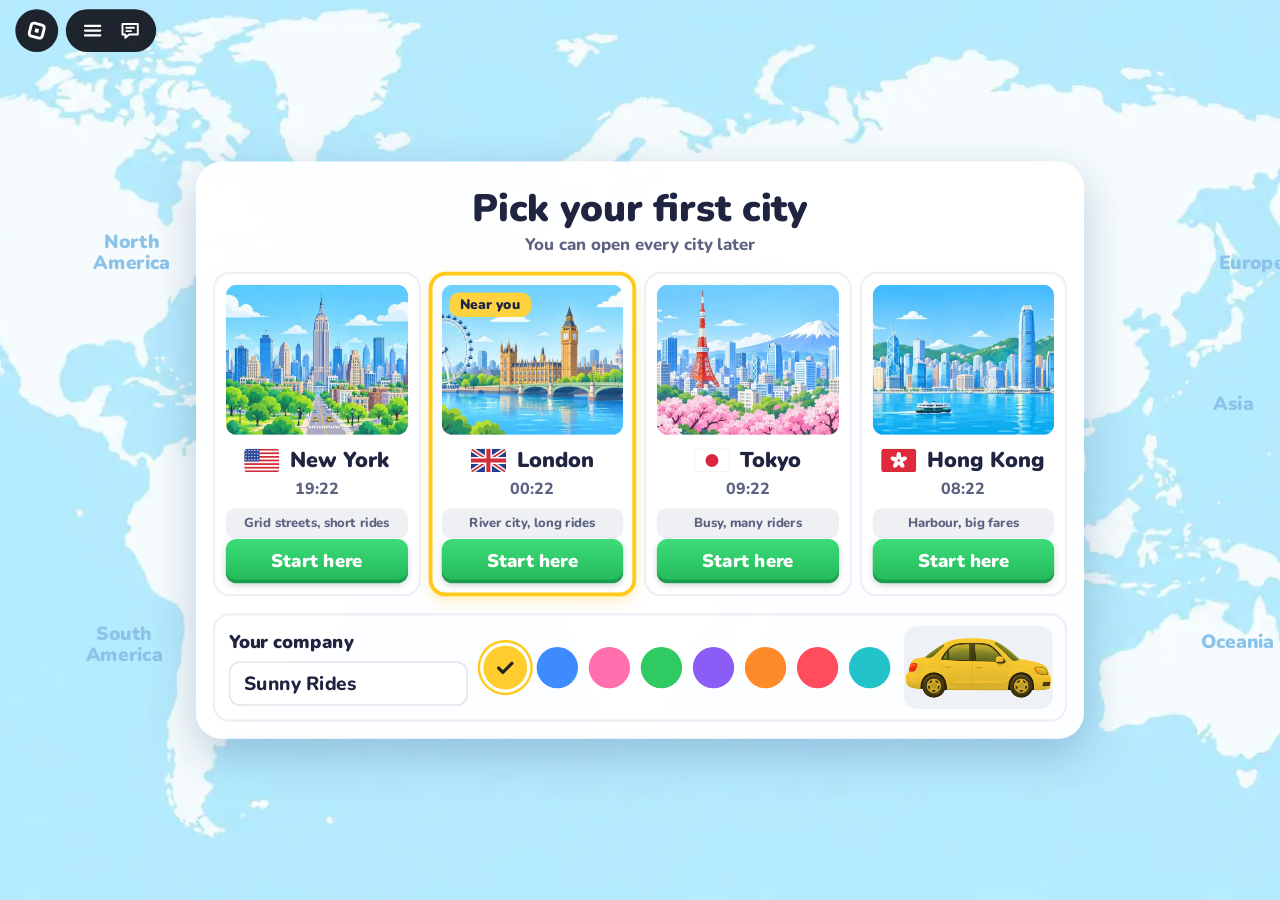
<file: index.html>
<!doctype html>
<html lang="en">
<head>
<meta charset="utf-8">
<meta name="viewport" content="width=device-width, initial-scale=1, maximum-scale=1, user-scalable=no, viewport-fit=cover">
<meta name="theme-color" content="#cfeefc">
<meta name="mobile-web-app-capable" content="yes">
<meta name="apple-mobile-web-app-capable" content="yes">
<title>Build a Taxi Fleet</title>
<link rel="icon" href="img/ic-taxi.webp">
<link rel="preload" href="fonts/Nunito.woff2" as="font" type="font/woff2" crossorigin>
<link rel="stylesheet" href="css/game.d2669b404b.css">
</head>
<body>
<canvas id="map"></canvas>
<div id="safe-probe"></div>
<div id="ui"></div>
<div id="rotate"><div class="ph"></div><div>Turn your phone sideways<br>to play Build a Taxi Fleet</div></div>
<div id="curtain"><div class="ld">Loading city</div></div>
<script src="js/app1.a97078de9c.js"></script>
<script>
  // test pages only: ?scene= sets up one mock-up moment, ?qa=1 runs the scripted finger
  (function () {
    var q = new URLSearchParams(location.search);
    if (q.get('scene')) document.write('<script src="js/scenes.js"><\/script>');
    if (q.get('qa')) document.write('<script src="js/qa.js"><\/script>');
  })();
</script>
<script src="js/app2.6db68c1ec9.js"></script>
</body>
</html>
</file>
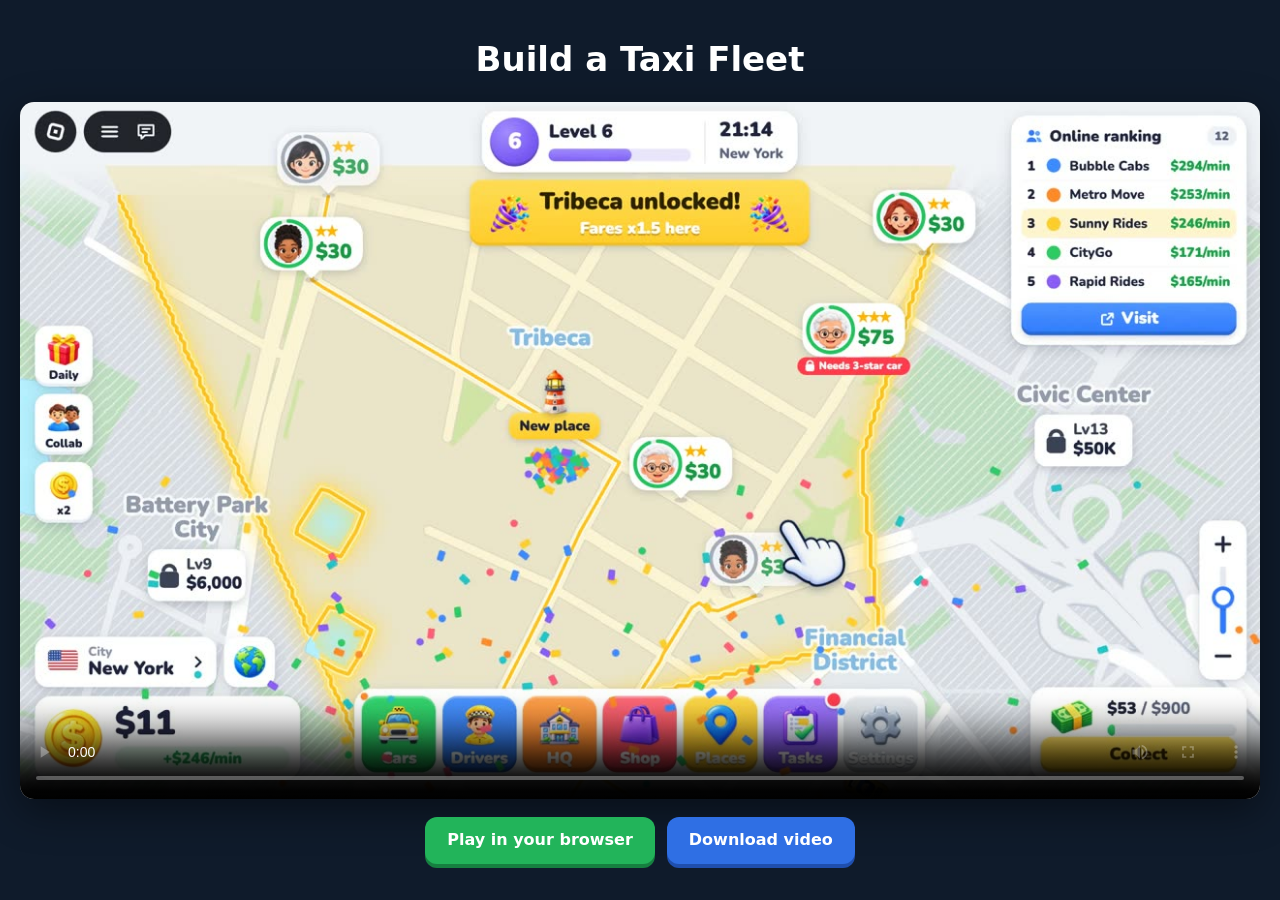
<file: video/index.html>
<!doctype html>
<html lang="en">
<head>
<meta charset="utf-8">
<meta name="viewport" content="width=device-width, initial-scale=1, viewport-fit=cover">
<title>Build a Taxi Fleet: video</title>
<link rel="icon" href="../img/ic-taxi.webp">
<meta property="og:title" content="Build a Taxi Fleet">
<meta property="og:description" content="Drag. Dispatch. Build your fleet.">
<meta property="og:image" content="https://chrisli328.github.io/build-a-taxi-fleet/video/poster.jpg">
<meta property="og:video" content="https://chrisli328.github.io/build-a-taxi-fleet/video/build-a-taxi-fleet.mp4">
<style>
  html, body { margin: 0; height: 100%; background: #0f1b2b; color: #fff; font: 600 16px/1.4 system-ui, -apple-system, "Segoe UI", sans-serif; }
  main { min-height: 100%; display: flex; flex-direction: column; align-items: center; justify-content: center; gap: 18px; padding: 20px; box-sizing: border-box; }
  h1 { margin: 0; font-size: clamp(22px, 4vw, 34px); font-weight: 800; }
  video { width: min(100%, 1280px, calc((100vh - 170px) * 16 / 9)); aspect-ratio: 16 / 9; border-radius: 14px; background: #000; box-shadow: 0 12px 40px rgba(0,0,0,.45); }
  .row { display: flex; gap: 12px; flex-wrap: wrap; justify-content: center; }
  a { color: #fff; text-decoration: none; padding: 12px 22px; border-radius: 12px; background: #22b45a; box-shadow: 0 4px 0 #168040; }
  a.alt { background: #2f6fe4; box-shadow: 0 4px 0 #1f4fae; }
</style>
</head>
<body>
<main>
  <h1>Build a Taxi Fleet</h1>
  <video src="build-a-taxi-fleet.mp4" poster="poster.jpg" controls playsinline preload="metadata"></video>
  <div class="row">
    <a href="../">Play in your browser</a>
    <a class="alt" href="build-a-taxi-fleet.mp4" download>Download video</a>
  </div>
</main>
</body>
</html>
</file>
<file: css/game.d2669b404b.css>
@font-face{font-family:Nunito;src:url(../fonts/Nunito.woff2) format("woff2");font-weight:200 1000;font-display:block}:root{--ink: #1f2440;--ink2: #5b6380;--mute: #8d94aa;--line: #e7eaf1;--card: #fff;--green: #1aa34a;--green-bg: #dff7e5;--purple: #7b5cf5;--xp: #8b6cff;--yellow: #ffd23f;--blue: #2f7bff;--red: #ff4d5e;--sl: 0px;--sr: 0px;--st: 0px;--sb: 0px;--shadow: 0 6px 18px rgba(30, 40, 80, .16), 0 1px 3px rgba(30, 40, 80, .1)}*{box-sizing:border-box;-webkit-tap-highlight-color:transparent}:where(#ui) :where([data-act],button){position:relative}:where(#ui) :where([data-act],button):before{content:"";position:absolute;inset:calc(-1 * var(--hit, 0px))}html,body{margin:0;height:100%;overflow:hidden;background:#e7eaef;font-family:Nunito,system-ui,sans-serif;color:var(--ink);user-select:none;-webkit-user-select:none;touch-action:none;overscroll-behavior:none}#map{position:fixed;left:0;top:0;display:block;touch-action:none}#safe-probe{position:fixed;left:0;top:0;width:0;height:0;visibility:hidden;padding:env(safe-area-inset-top) env(safe-area-inset-right) env(safe-area-inset-bottom) env(safe-area-inset-left)}#ui{position:fixed;left:0;top:0;transform-origin:0 0;pointer-events:none;font-weight:800}#ui>*{pointer-events:auto}#ui .pass{pointer-events:none}.ic{display:block;object-fit:contain;pointer-events:none}.av{display:block;border-radius:50%;object-fit:cover;background:#eef3fb;pointer-events:none}.sv{display:inline-block;width:1em;height:1em;vertical-align:-.14em}.flag{display:inline-block;width:46px;height:31px;flex:none}.stars{display:inline-flex;gap:1px}.stars .sv{width:18px;height:18px}.hidden{display:none!important}.btn{position:relative;border:0;font:inherit;font-weight:900;color:#fff;cursor:pointer;border-radius:16px;padding:10px 18px;transition:transform .08s ease,box-shadow .08s ease,filter .12s;box-shadow:inset 0 -5px #00000029,0 3px 8px #1e28502e;background:linear-gradient(#4f93ff,#2f7bff);display:inline-flex;align-items:center;justify-content:center;gap:8px;line-height:1.05}.btn:active,.btn.down{transform:scale(.94);box-shadow:inset 0 -2px #0000002e,0 1px 3px #1e285033}.btn.green{background:linear-gradient(#3ddc79,#22b85a)}.btn.yellow{background:linear-gradient(#ffe066,#ffc919);color:#3a2a00}.btn.white{background:#fff;color:var(--ink);box-shadow:inset 0 -4px #e3e6ee,0 0 0 2px #e3e6ee}.btn.grey,.btn.off{background:linear-gradient(#d3d7e0,#c3c8d3);color:#fff;box-shadow:inset 0 -4px #0000001a}.btn.red{background:linear-gradient(#ff6b78,#ff3b4e)}.btn.purple{background:linear-gradient(#a184ff,#7b5cf5)}.btn.pink{background:linear-gradient(#ff8fbf,#ff5c9d)}.btn .sub{display:block;font-size:.72em;font-weight:800;opacity:.92}.btn.stack{flex-direction:column;gap:2px}.btn.shake,.shake{animation:shake .4s}@keyframes shake{0%,to{translate:0}20%{translate:-7px 0}40%{translate:7px 0}60%{translate:-5px 0}80%{translate:4px 0}}.dot{position:absolute;top:-6px;right:-6px;width:22px;height:22px;border-radius:50%;background:#ff3b4e;border:3px solid #fff;box-shadow:0 2px 4px #0003;display:none;animation:dotpop 1.6s ease-in-out infinite}.has-dot>.dot{display:block}@keyframes dotpop{0%,to{transform:scale(1)}50%{transform:scale(1.18)}}.card{background:var(--card);border-radius:22px;box-shadow:var(--shadow)}#platform{position:absolute;z-index:28;left:calc(20px + var(--sl));top:calc(12px + var(--st));display:flex;gap:10px;align-items:center}#platform .pc{width:56px;height:56px;border-radius:50%;background:#12141ceb;color:#fff;display:grid;place-items:center;font-size:30px}#platform .pp{width:118px;height:56px;border-radius:28px;background:#12141ceb;color:#fff;display:flex;align-items:center;justify-content:space-around;font-size:30px;padding:0 10px}#level{position:absolute;top:calc(12px + var(--st));left:50%;width:426px;height:83px;margin-left:-213px;display:flex;align-items:center;padding:0 18px 0 11px}#level .lvc{width:66px;height:66px;border-radius:50%;background:radial-gradient(circle at 35% 30%,#a38bff,#7b5cf5 60%,#6544e0);color:#fff;font-size:30px;font-weight:900;display:grid;place-items:center;flex:none;box-shadow:inset 0 -4px #00000026}#level .lvm{margin-left:13px;width:192px}#level .lvt{font-size:25px;font-weight:900;line-height:1}#level .xpb{margin-top:10px;height:17px;border-radius:9px;background:#e9e6fb;overflow:hidden}#level .xpb i{display:block;height:100%;width:0;border-radius:9px;background:linear-gradient(#a28bff,#7f60f5);transition:width .25s ease-out}#level .sep{width:2px;height:56px;background:var(--line);margin:0 18px}#level .clk{font-size:27px;font-weight:900;line-height:1}#level .cty{font-size:19px;color:var(--ink2);font-weight:800;margin-top:6px;white-space:nowrap}#level.bump{animation:bump .45s}@keyframes bump{0%{transform:scale(1)}30%{transform:scale(1.12)}60%{transform:scale(.97)}to{transform:scale(1)}}#banner{position:absolute;top:calc(105px + var(--st));left:50%;transform:translate(-50%);min-width:458px;max-width:760px;min-height:47px;padding:6px 26px;border-radius:16px;background:linear-gradient(#ffdc55,#ffcc2a);box-shadow:inset 0 -4px #b478002e,0 4px 10px #1e285026;display:flex;align-items:center;justify-content:center;gap:12px;color:#2a2200;font-size:23px;font-weight:900;text-align:center;white-space:nowrap;transition:opacity .2s}#banner .ic{width:34px;height:34px}#banner .sv{font-size:30px}#banner.big{min-height:88px;flex-direction:column;gap:0;padding:8px 90px;font-size:32px}#banner.big .bsub{font-size:22px;color:#fff;text-shadow:0 2px 0 rgba(160,100,0,.45)}#banner.big .pop-l,#banner.big .pop-r{position:absolute;top:50%;width:56px;height:56px;margin-top:-28px}#banner.big .pop-l{left:26px}#banner.big .pop-r{right:26px;transform:scaleX(-1)}#banner.green{background:linear-gradient(#c9f5d6,#b5efc6);color:#146c33;box-shadow:0 4px 10px #1e28501f;font-size:21px}#banner.in{animation:bannerIn .45s cubic-bezier(.3,1.6,.5,1)}@keyframes bannerIn{0%{transform:translate(-50%) scale(.6);opacity:0}to{transform:translate(-50%) scale(1);opacity:1}}#rank{position:absolute;right:calc(18px + var(--sr));top:calc(18px + var(--st));width:318px;padding:14px 14px 13px}#rank h3{margin:0 0 6px 4px;font-size:21px;font-weight:900;display:flex;align-items:center;gap:8px}#rank h3 .sv{font-size:26px}#rank .row{display:flex;align-items:center;height:39px;padding:0 8px;border-radius:10px;font-size:18px;font-weight:800}#rank .row+.row{border-top:1px solid #f0f2f6}#rank .row.me{background:#fff5cf;border-top-color:transparent}#rank .row .n{width:26px;color:var(--ink);font-weight:900}#rank .row .c{width:19px;height:19px;border-radius:50%;margin-right:12px;flex:none}#rank .row .nm{flex:1;overflow:hidden;text-overflow:ellipsis;white-space:nowrap}#rank .row .v{color:var(--green);font-weight:900}#ui.compact #rank.visiting .row{min-height:48px}#rank .row[data-act]{cursor:pointer}#rank .row .vb{margin-left:10px;padding:9px 14px;font-size:16px;border-radius:10px}#rank .visit{width:100%;height:44px;margin-top:10px;font-size:22px;border-radius:14px}#rank.visiting{width:400px}#rank.visiting .row{height:50px}#leftcol{position:absolute;left:calc(20px + var(--sl));top:302px;display:flex;flex-direction:column;gap:10px}.sq{width:78px;height:82px;border-radius:18px;background:#fff;color:var(--ink);box-shadow:var(--shadow),inset 0 -4px #eceff5;display:flex;flex-direction:column;align-items:center;justify-content:center;font-size:17px;font-weight:900;padding:4px 0 0}.sq .ic{width:46px;height:46px;margin-bottom:1px}.sq.x2 .ic{width:40px;height:40px;margin:3px 0}#album{position:absolute;left:calc(20px + var(--sl));top:600px;width:112px;padding:10px 8px 12px;border-radius:18px;background:#fffbe9;border:4px solid #ffc21a;text-align:center;font-size:18px;font-weight:900;box-shadow:var(--shadow)}#album .av{width:64px;height:64px;margin:6px auto 0;border:4px solid #ffd23f}#album.tight{padding:6px 8px 8px;font-size:16px}#album.tight .av{width:44px;height:44px;margin-top:4px;border-width:3px}#citycard{position:absolute;left:calc(20px + var(--sl));bottom:calc(151px + var(--sb));width:245px;height:68px;display:flex;align-items:center;padding:0 14px 0 18px;gap:14px;border-radius:18px}#citycard .flag{width:40px;height:27px}#citycard .ct{flex:1;line-height:1}#citycard .ct small{display:block;font-size:17px;color:var(--mute);font-weight:800}#citycard .ct b{display:block;font-size:25px;font-weight:900;margin-top:2px;white-space:nowrap}#citycard .sv{font-size:22px}#globe{position:absolute;left:calc(275px + var(--sl));bottom:calc(151px + var(--sb));width:69px;height:68px;border-radius:18px;display:grid;place-items:center}#globe .ic{width:46px;height:46px}#moneycard{position:absolute;left:calc(20px + var(--sl));bottom:calc(26px + var(--sb));width:358px;height:113px;display:flex;align-items:center;padding:0 14px 0 10px}#moneycard .ic{width:84px;height:84px;flex:none}#moneycard .mm{margin-left:14px;flex:1}#moneycard .mv{font-size:46px;font-weight:900;line-height:1;letter-spacing:-.5px;font-variant-numeric:tabular-nums}#moneycard .rate{margin-top:8px;height:32px;border-radius:16px;background:var(--green-bg);color:var(--green);font-size:21px;font-weight:900;display:flex;align-items:center;justify-content:center}#moneycard.bump .ic{animation:bump .3s}#moneycard.bump .mv{animation:mvbump .3s}@keyframes mvbump{0%{transform:scale(1)}35%{transform:scale(1.08);color:#0f8f3c}to{transform:scale(1)}}#bar{position:absolute;left:50%;margin-left:-385px;bottom:calc(26px + var(--sb));width:770px;height:123px;border-radius:24px;background:#fff;box-shadow:var(--shadow);display:flex;align-items:center;justify-content:space-between;padding:0 10px}.bb{width:100px;height:103px;border-radius:20px;border:0;padding:6px 0 0;display:flex;flex-direction:column;align-items:center;justify-content:center;color:#fff;font:inherit;font-size:22px;font-weight:900;cursor:pointer;text-shadow:0 1.5px 0 rgba(0,0,0,.28),0 0 3px rgba(0,0,0,.15);box-shadow:inset 0 -6px #00000029,inset 0 3px #ffffff40;position:relative;transition:transform .08s}.bb:active,.bb.down{transform:scale(.94);box-shadow:inset 0 -2px #0000002e}.bb .ic{width:58px;height:58px;margin-bottom:1px;filter:drop-shadow(0 2px 1px rgba(0,0,0,.12))}.bb.cars{background:linear-gradient(#36d670,#1fb755)}.bb.drivers{background:linear-gradient(#4a93ff,#2a74f0)}.bb.hq{background:linear-gradient(#ffa04d,#ff7d1f)}.bb.shop{background:linear-gradient(#ff6a78,#f23c4f)}.bb.places{background:linear-gradient(#ffd84a,#ffc21a)}.bb.tasks{background:linear-gradient(#a07bff,#8250f0)}.bb.settings{background:linear-gradient(#e6e9ef,#d3d8e1);color:#fff;text-shadow:0 1.5px 0 rgba(60,70,90,.45),0 0 3px rgba(60,70,90,.3)}#zoom{position:absolute;right:calc(18px + var(--sr));bottom:calc(161px + var(--sb));width:64px;height:215px;border-radius:18px;display:flex;flex-direction:column;align-items:center;justify-content:space-between;padding:8px 0}#zoom .zb{width:52px;height:48px;border:0;background:none;font-size:32px;color:var(--ink);display:grid;place-items:center;cursor:pointer;border-radius:12px}#zoom .zb:active{background:#eef1f6;transform:scale(.94)}#zoom .track{position:relative;flex:1;width:8px;margin:6px 0;border-radius:4px;background:#e6e9f0}#zoom .fill{position:absolute;left:0;right:0;bottom:0;border-radius:4px;background:var(--blue)}#zoom .knob{position:absolute;left:50%;width:30px;height:30px;margin:-15px 0 0 -15px;border-radius:50%;background:#fff;border:5px solid var(--blue);box-shadow:0 2px 4px #00000026}#vault{position:absolute;right:calc(18px + var(--sr));bottom:calc(26px + var(--sb));width:292px;height:125px;padding:10px 14px 0 18px;border-radius:22px}#vault .vt{display:flex;align-items:center;gap:10px}#vault .ic{width:76px;height:60px;object-fit:contain;flex:none}#vault .vv{flex:1}#vault .vn{font-size:22px;font-weight:900;white-space:nowrap}#vault .vn span{color:var(--ink2);font-weight:800}#vault .vb{margin-top:6px;height:16px;border-radius:8px;background:#e7eaf0;overflow:hidden}#vault .vb i{display:block;height:100%;width:0;border-radius:8px;background:linear-gradient(#3ddc79,#22b85a);transition:width .3s}#vault .collect{position:absolute;left:14px;right:14px;bottom:10px;height:48px;font-size:23px;border-radius:15px}#vault.full .vb i{background:linear-gradient(#ff7a85,#ff3b4e)}#vault.full{animation:vshake 1.4s infinite}@keyframes vshake{0%,70%,to{transform:rotate(0)}75%{transform:rotate(-2deg)}80%{transform:rotate(2deg)}85%{transform:rotate(-1.5deg)}90%{transform:rotate(1deg)}}#vault .vlock{position:absolute;left:14px;right:14px;bottom:10px;height:48px;border-radius:15px;background:#eef1f6;color:var(--ink2);font-size:19px;display:flex;align-items:center;justify-content:center;gap:8px}#vault.collected .ic{animation:bump .35s}#ui.compact #leftcol{top:calc(84px + var(--st))}#ui.compact #zoom{height:180px;bottom:calc(155px + var(--sb))}#fx{position:absolute;left:0;top:0;width:100%;height:100%;pointer-events:none!important;overflow:visible;z-index:30}.fly{position:absolute;width:46px;height:46px;margin:-23px 0 0 -23px;will-change:transform}.fly.xp{width:24px;height:24px;margin:-12px 0 0 -12px;border-radius:50%;background:radial-gradient(circle at 35% 35%,#d9ccff,#8b6cff 55%,#6a4be8);box-shadow:0 0 12px #a48bff}.fly.small{width:30px;height:30px;margin:-15px 0 0 -15px}.float{position:absolute;transform:translate(-50%,-50%);font-size:34px;font-weight:900;color:#1aa34a;white-space:nowrap;text-shadow:0 0 6px #fff,0 2px 0 #fff,0 -2px 0 #fff,2px 0 0 #fff,-2px 0 0 #fff;animation:floatUp 1.1s ease-out forwards}.float.gold{color:#d08a00;font-size:42px}.float.small{font-size:24px}.float.red{color:#ff3b4e;font-size:24px}@keyframes floatUp{0%{opacity:0;transform:translate(-50%,-30%) scale(.6)}15%{opacity:1;transform:translate(-50%,-60%) scale(1.12)}30%{transform:translate(-50%,-70%) scale(1)}to{opacity:0;transform:translate(-50%,-190%) scale(1)}}.receipt{position:absolute;width:170px;padding:12px 16px 10px;border-radius:16px;background:#fff;box-shadow:0 8px 22px #1e285038;font-size:18px;font-weight:800;transform-origin:50% 100%;animation:rcIn .32s cubic-bezier(.3,1.6,.5,1)}.receipt .rl{display:flex;justify-content:space-between;color:var(--ink2);line-height:1.4;opacity:0;transform:translateY(6px);transition:opacity .12s,transform .12s}.receipt .rl.on{opacity:1;transform:none}.receipt .rl b{color:var(--green);font-weight:900}.receipt .rt{margin-top:6px;padding-top:6px;border-top:2px solid #eef0f5;text-align:right;font-size:30px;font-weight:900;color:var(--ink)}.receipt.gold{background:#fffaf0;border:4px solid #ffc21a}.receipt.gold{width:200px}.receipt.gold .rh{display:flex;align-items:center;gap:8px;font-size:20px;font-weight:900;color:#d07b00;margin-bottom:4px}.receipt.gold .rh .ic{width:30px;height:30px}.receipt.gold .rt{color:#d07b00}.receipt.celeb{width:330px;padding:18px 24px 14px;background:#fffaf0;border:5px solid #ffc21a;transform:rotate(-4deg);font-size:22px}.receipt.celeb .rh{display:flex;align-items:center;gap:12px;font-size:28px;font-weight:900;color:#d07b00;margin-bottom:8px}.receipt.celeb .rh .av{width:64px;height:64px;border:4px solid #ffd23f}.receipt.celeb .rt{font-size:46px;color:#d07b00}.receipt.out{animation:rcOut .25s ease-in forwards}@keyframes rcIn{0%{transform:scale(.3);opacity:0}to{transform:scale(1);opacity:1}}@keyframes rcOut{to{transform:scale(.6) translateY(20px);opacity:0}}.receipt.celeb.out{animation:rcOutC .3s ease-in forwards}@keyframes rcOutC{to{transform:rotate(-4deg) scale(.6);opacity:0}}.preview{position:absolute;padding:8px 16px;border-radius:14px;background:#fff;box-shadow:0 6px 16px #1e285033;font-size:21px;font-weight:900;white-space:nowrap;transform:translate(-50%,-100%)}.preview .pt{color:var(--ink);display:flex;align-items:center;gap:8px}.preview .pf{color:var(--green);font-size:26px}.preview .pf i{font-style:normal;margin-left:10px;color:#16a34a}.preview .pf i.slow{color:var(--mute);font-size:18px}.preview.bad{background:#ff3b4e;color:#fff}.preview.bad .pt{color:#fff}.preview.pop{animation:pvpop .18s}@keyframes pvpop{0%{transform:translate(-50%,-100%) scale(.85)}60%{transform:translate(-50%,-100%) scale(1.06)}to{transform:translate(-50%,-100%) scale(1)}}.confetti{position:absolute;width:14px;height:9px;border-radius:2px;animation:confFall var(--d, 2.4s) cubic-bezier(.2,.6,.4,1) forwards,confFade var(--d, 2.4s) linear forwards}@keyframes confFall{0%{transform:translate(0) rotate(0)}to{transform:translate(var(--dx),var(--dy)) rotate(var(--r))}}@keyframes confFade{0%,65%{opacity:1}to{opacity:0}}.sweep{position:absolute;inset:0;background:linear-gradient(105deg,transparent 30%,rgba(255,222,110,.55) 48%,rgba(255,255,255,.8) 50%,rgba(255,222,110,.55) 52%,transparent 70%);background-size:300% 100%;animation:sweep .9s ease-out forwards}@keyframes sweep{0%{background-position:100% 0}to{background-position:0 0}}.flash{position:absolute;inset:0;background:#ffffffb3;animation:flash .35s ease-out forwards}@keyframes flash{to{opacity:0}}.toast{position:absolute;left:50%;top:170px;transform:translate(-50%);padding:12px 26px;border-radius:16px;background:#1c2032e6;color:#fff;font-size:22px;font-weight:900;white-space:nowrap;animation:toast 1.8s ease forwards}.toast.good{background:#169646f0}@keyframes toast{0%{opacity:0;transform:translate(-50%,10px)}10%{opacity:1;transform:translate(-50%)}80%{opacity:1}to{opacity:0}}.lvup{position:absolute;left:50%;top:46%;transform:translate(-50%,-50%);width:520px;padding:26px 30px 24px;border-radius:30px;background:#fff;box-shadow:0 20px 50px #1e1e504d;text-align:center;animation:lvIn .5s cubic-bezier(.3,1.6,.5,1);pointer-events:auto}.lvup .lvbig{width:120px;height:120px;margin:-86px auto 6px;border-radius:50%;background:radial-gradient(circle at 35% 30%,#a38bff,#7b5cf5 60%,#6544e0);color:#fff;font-size:60px;font-weight:900;display:grid;place-items:center;border:7px solid #fff;box-shadow:0 8px 20px #6446dc59}.lvup h2{margin:0;font-size:40px;font-weight:900}.lvup .ul{margin:14px 0 4px;display:flex;flex-wrap:wrap;gap:10px;justify-content:center}.lvup .ul span{display:inline-flex;align-items:center;gap:8px;padding:8px 14px;border-radius:14px;background:#f2efff;color:#4a32b8;font-size:20px;font-weight:900}.lvup .ul .ic{width:32px;height:32px}.lvup .tap{margin-top:12px;color:var(--mute);font-size:17px}.lvup.out{animation:lvOut .25s ease-in forwards}@keyframes lvIn{0%{transform:translate(-50%,-50%) scale(.4);opacity:0}to{transform:translate(-50%,-50%) scale(1);opacity:1}}@keyframes lvOut{to{transform:translate(-50%,-50%) scale(.7);opacity:0}}#modal{position:absolute;inset:0;z-index:20;display:none}#modal.on{display:block}#modal .scrim{position:absolute;inset:0;background:#ffffff1a;animation:fadeIn .2s}@keyframes fadeIn{0%{opacity:0}}.panel{position:absolute;left:50%;top:50%;background:#fff;border-radius:30px;box-shadow:0 24px 60px #141e464d;transform:translate(-50%,-50%);animation:panelIn .36s cubic-bezier(.3,1.45,.5,1);overflow:hidden;display:flex;flex-direction:column}.panel.out{animation:panelOut .18s ease-in forwards}@keyframes panelIn{0%{transform:translate(-50%,-50%) scale(.72);opacity:0}to{transform:translate(-50%,-50%) scale(1);opacity:1}}@keyframes panelOut{to{transform:translate(-50%,-50%) scale(.85);opacity:0}}.panel .ph{display:flex;align-items:center;padding:22px 22px 12px 28px}.panel .ph h2{margin:0;font-size:36px;font-weight:900;flex:1}.panel .x{width:50px;height:50px;border:0;border-radius:14px;background:none;color:var(--ink);font-size:30px;display:grid;place-items:center;cursor:pointer}.panel .x:active{transform:scale(.9);background:#f0f2f6}.panel .x.red{background:linear-gradient(#ff6b78,#ff3b4e);color:#fff;box-shadow:inset 0 -4px #00000026}.panel .pb{flex:1;overflow-y:auto;overflow-x:hidden;padding:0 22px 22px;touch-action:pan-y}.panel .pb::-webkit-scrollbar{width:8px}.panel .pb::-webkit-scrollbar-thumb{background:#dde1ea;border-radius:4px}.panel .foot{padding:4px 22px 18px;color:var(--ink2);font-size:18px;text-align:center}.tabs{display:flex;gap:12px;padding:12px 18px;align-items:center;border-bottom:2px solid #f0f2f6}.tab{height:52px;flex:0 0 214px;border:0;border-radius:14px;background:#f0f2f6;color:var(--ink);font:inherit;font-size:23px;font-weight:900;display:flex;align-items:center;justify-content:center;gap:12px;cursor:pointer;position:relative}.tab .sv{font-size:30px;color:#6b7390}.tab.on{background:linear-gradient(#4f93ff,#2f7bff);color:#fff;box-shadow:inset 0 -4px #00000024}.tab.on .sv{color:#fff}.tab:active{transform:scale(.95)}.tabs .x{margin-left:auto}.company{width:880px;height:626px}.company .cols{flex:1;display:flex;min-height:0}.company .lst{flex:1;overflow-y:auto;padding:12px 14px 16px 18px;touch-action:pan-y}.company .side{width:222px;border-left:2px solid #f0f2f6;padding:22px 18px}.company h4{margin:2px 0 10px;font-size:24px;font-weight:900}.company .side h5{margin:0;font-size:19px;font-weight:900}.company .side .big{font-size:36px;font-weight:900;color:var(--green);margin:4px 0 18px;white-space:nowrap}.company .side .vbox{border:2px solid #eef0f5;border-radius:16px;padding:12px}.company .side .vbox .vn{display:flex;align-items:center;gap:6px;font-size:19px;font-weight:900;white-space:nowrap}.company .side .vbox .ic{width:32px;height:32px}.company .side .vbox .vb{margin-top:10px;height:13px;border-radius:7px;background:#e7eaf0;overflow:hidden}.company .side .vbox .vb i{display:block;height:100%;border-radius:7px;background:linear-gradient(#3ddc79,#22b85a)}.company .side .collect{width:100%;height:48px;margin-top:12px;font-size:22px}.company .side .note{margin-top:14px;font-size:16px;color:var(--ink2);line-height:1.3}.drow{display:flex;align-items:center;height:72px;padding:0 10px;border-radius:14px;background:#f7f8fb;border:2px solid #eef0f5;margin-bottom:8px;gap:10px}.drow .av{width:56px;height:56px;border:3px solid #fff;box-shadow:0 1px 3px #0000001a;flex:none}.drow .dn{width:92px;font-size:20px;font-weight:900;line-height:1.1}.drow .dn small{display:block;font-size:15px;color:var(--mute);font-weight:800}.drow .car{width:52px;text-align:center;flex:none}.drow .car .ic{width:40px;height:40px;margin:0 auto -4px}.drow .car .stars .sv{width:14px;height:14px}.drow .rate{width:86px;font-size:18px;font-weight:900}.drow .skill{width:142px;font-size:15px;color:var(--mute)}.drow .skill .sk{display:flex;align-items:center;gap:6px;color:var(--ink2);font-size:15px}.drow .skill .sb{flex:1;height:12px;border-radius:6px;background:#e7eaf0;overflow:hidden}.drow .skill .sb i{display:block;height:100%;border-radius:6px}.drow .st{flex:1;text-align:center}.pill{display:inline-flex;align-items:center;justify-content:center;height:34px;padding:0 14px;border-radius:17px;font-size:17px;font-weight:900;white-space:nowrap}.pill.go{background:#dff7e5;color:#148a3c}.pill.pick{background:#dcebff;color:#1f62d0}.pill.wait{background:#eceef3;color:#5b6380}.pill.rest{background:#fff1d6;color:#b06d00}.pill.full{background:#ffe1e4;color:#d02035}.pill.you{background:#f2efff;color:#5b3fd8}.drow .act{width:104px;height:56px;font-size:18px;border-radius:13px;padding:4px 6px;flex:none}.drow .act .sub{font-size:15px}.hire{display:flex;align-items:center;height:74px;border:2.5px dashed #d7dbe5;border-radius:16px;padding:0 14px;margin-bottom:8px}.hire .plus{width:50px;height:50px;border-radius:50%;border:2px solid #e0e3ea;display:grid;place-items:center;color:#9aa1b5;font-size:26px}.hire .btn{margin:0 auto;width:160px;height:56px;font-size:21px;border-radius:13px}.hire .btn .sub{font-size:16px}.hire .why{margin-left:18px;color:var(--ink2);font-size:17px}.gad{display:flex;align-items:center;gap:12px;height:66px;padding:0 10px 0 14px;border-radius:14px;background:#f7f8fb;border:2px solid #eef0f5;margin-bottom:8px}.gad .gn{flex:1;font-size:20px;font-weight:900}.gad .gn small{display:block;color:var(--ink2);font-size:16px;font-weight:800}.gad .btn{width:120px;height:50px;font-size:19px;border-radius:13px}.gad.own{opacity:.75}.hqcard{display:flex;align-items:center;gap:18px;padding:14px 16px;border-radius:18px;background:#fff5ea;border:2px solid #ffe0bf;margin-bottom:14px}.hqcard .ic{width:70px;height:70px}.hqcard .hn{flex:1;font-size:26px;font-weight:900}.hqcard .hn small{display:block;font-size:17px;color:var(--ink2);font-weight:800}.hqcard .btn{width:150px;height:60px;font-size:20px}.simple{width:760px;max-height:640px}.lrow{display:flex;align-items:center;gap:14px;min-height:76px;padding:8px 12px 8px 14px;border-radius:16px;background:#f7f8fb;border:2px solid #eef0f5;margin-bottom:10px}.lrow .ic{width:54px;height:54px;flex:none}.lrow .ln{flex:1;font-size:22px;font-weight:900;line-height:1.15}.lrow .ln small{display:block;font-size:17px;color:var(--ink2);font-weight:800;margin-top:2px}.lrow .btn{min-width:132px;height:54px;font-size:20px;border-radius:14px}.lrow .prog{height:12px;margin-top:7px;border-radius:6px;background:#e7eaf0;overflow:hidden;max-width:340px}.lrow .prog i{display:block;height:100%;border-radius:6px;background:linear-gradient(#a28bff,#7f60f5)}.lrow.done{background:#f1fbf4;border-color:#cdeed8}.lrow.locked{opacity:.7}.lrow .tag{font-size:17px;color:var(--ink2);font-weight:900;white-space:nowrap}.demo{margin:4px 0 12px;padding:10px 14px;border-radius:14px;background:#eef4ff;color:#2a5bc0;font-size:18px;text-align:center}.days{display:grid;grid-template-columns:repeat(7,1fr);gap:10px;margin:6px 0 16px}.day{height:150px;border-radius:18px;background:#f7f8fb;border:3px solid #eef0f5;display:flex;flex-direction:column;align-items:center;justify-content:center;gap:4px;font-size:18px;font-weight:900;color:var(--ink2)}.day .ic{width:52px;height:52px}.day b{color:var(--green);font-size:20px}.day.got{background:#f1fbf4;border-color:#bfe9cc}.day.now{background:#fff7d6;border-color:#ffc21a;color:var(--ink);animation:dotpop 1.6s infinite}.toggle{width:86px;height:46px;border-radius:23px;background:#d6dae3;border:0;position:relative;cursor:pointer;flex:none;transition:background .15s}.toggle:after{content:"";position:absolute;left:5px;top:5px;width:36px;height:36px;border-radius:50%;background:#fff;box-shadow:0 2px 4px #0003;transition:left .15s}.toggle.on{background:#22c55e}.toggle.on:after{left:45px}.lrow .sv.big{font-size:40px;color:#6b7390;flex:none;width:54px}.credit{margin-top:10px;color:var(--ink2);font-size:16px;line-height:1.5;text-align:center}.cities{width:896px;height:637px}.cities .ph{padding:16px 24px 10px 28px;border-bottom:2px solid #f0f2f6}.cities .cols{flex:1;display:flex;min-height:0}.cities .regs{width:300px;padding:10px 8px 12px 12px;display:flex;flex-direction:column;gap:10px}.reg{height:66px;border-radius:16px;background:#f5f6f9;display:flex;align-items:center;gap:9px;padding:0 12px;font-size:19px;white-space:nowrap;font-weight:900;cursor:pointer;border:0;font-family:inherit;color:var(--ink)}.reg .flag{width:36px;height:24px;flex:none}.reg .rn{flex:1;text-align:left}.reg .rc{font-size:16px;color:var(--ink2)}.reg .sv{font-size:22px;color:#8d94aa}.reg.on{background:linear-gradient(#ffdc55,#ffcc2a);box-shadow:inset 0 -4px #b4780026}.reg.on .rc,.reg.on .sv{color:var(--ink)}.cities .clist{flex:1;overflow-y:auto;padding:8px 14px 8px 4px;touch-action:pan-y;scroll-behavior:smooth}.crow{display:flex;gap:18px;padding:7px 10px;border-radius:18px;border:2px solid #eef0f5;margin-bottom:8px;height:152px}.crow .cimg{width:172px;height:134px;border-radius:12px;object-fit:cover;flex:none}.crow .cm{flex:1;display:flex;flex-direction:column;justify-content:flex-start;padding-top:2px}.crow .cn{display:flex;align-items:center;gap:12px;font-size:29px;font-weight:900}.crow .cn .flag{width:40px;height:27px}.crow .here{align-self:flex-start;margin-top:6px}.crow .dl{margin-top:10px;font-size:19px;color:var(--ink2)}.crow .dp{display:flex;align-items:center;gap:12px;margin-top:6px;font-size:18px;color:var(--ink2)}.crow .dp .pb2{width:196px;height:13px;border-radius:7px;background:#e7eaf0;overflow:hidden}.crow .dp .pb2 i{display:block;height:100%;background:linear-gradient(#3ddc79,#22b85a)}.crow .cost{display:flex;align-items:center;gap:10px;margin-top:4px;font-size:22px;font-weight:900}.crow .cost .sv{color:#9aa1b5;font-size:26px}.crow .cost small{display:block;font-size:15px;color:var(--mute);font-weight:800}.crow .cost.mute{color:#8d94aa}.crow .cbtns{display:flex;gap:14px;margin-top:auto}.crow .cbtns .btn{width:178px;height:42px;font-size:21px;border-radius:12px}.crow .mult{width:92px;height:92px;border-radius:14px;background:#eafaf0;display:flex;flex-direction:column;align-items:center;justify-content:center;align-self:flex-start;margin-top:4px;font-size:26px;font-weight:900;flex:none}.crow .mult small{font-size:15px;color:var(--ink2);font-weight:800}.crow .mult .ic{width:30px;height:30px}.crow .mult.hot{background:#fff0ef}.crow .mult.cool{background:#f6f0ff}.crow.soon{opacity:.6}#choose{position:absolute;inset:0;z-index:25;background:#cfeefc center / cover no-repeat;display:flex;align-items:center;justify-content:center}#choose .wl{position:absolute;color:#8cc3e8;font-size:25px;font-weight:900;text-align:center;line-height:1.1}#choose .cp{position:relative;width:1160px;padding:30px 22px 22px;border-radius:34px;background:#fffffff7;box-shadow:0 20px 60px #1e3c6e40;text-align:center;animation:panelIn2 .5s cubic-bezier(.3,1.4,.5,1)}@keyframes panelIn2{0%{transform:scale(.8);opacity:0}to{transform:scale(1);opacity:1}}#choose h1{margin:6px 0 0;font-size:50px;font-weight:900;line-height:1.05}#choose .sub1{color:var(--ink2);font-size:22px;margin-top:6px}#choose .cards{display:flex;gap:10px;margin:20px 0 22px}.ccard{flex:1;height:424px;padding:14px;border-radius:22px;border:3px solid #eef0f5;background:#fff;position:relative;display:flex;flex-direction:column;align-items:center;cursor:pointer;transition:transform .1s}.ccard:active{transform:scale(.97)}.ccard.sel{border:5px solid #ffc919;padding:12px;box-shadow:0 6px 16px #ffbe0040}.ccard .cimg{width:100%;height:196px;border-radius:14px;object-fit:cover}.ccard .near{position:absolute;left:22px;top:22px;padding:4px 14px;border-radius:13px;background:#ffd23f;font-size:18px;font-weight:900}.ccard .cn{margin-top:14px;display:flex;align-items:center;gap:14px;font-size:28px;font-weight:900}.ccard .cn .flag{width:46px;height:31px}.ccard .tm{font-size:21px;color:var(--ink2);margin-top:4px;font-variant-numeric:tabular-nums}.ccard .bl{margin-top:12px;width:100%;padding:8px 0;border-radius:12px;background:#eef0f4;color:#5b6380;font-size:17px}.ccard .btn{margin-top:auto;width:100%;height:58px;font-size:24px;border-radius:14px}#choose .comp{display:flex;align-items:center;gap:18px;padding:14px 16px 14px 18px;border-radius:22px;border:3px solid #eef0f5;text-align:left}#choose .comp h3{margin:0 0 10px;font-size:24px;font-weight:900}#choose .comp input{width:312px;height:58px;border-radius:14px;border:2.5px solid #e2e5ec;font:inherit;font-size:25px;font-weight:800;padding:0 18px;color:var(--ink);outline:none;user-select:text;-webkit-user-select:text}#choose .comp input:focus{border-color:#ffc919}#choose .sw{display:flex;gap:14px;margin-left:4px}.swatch{width:54px;height:54px;border-radius:50%;border:0;cursor:pointer;display:grid;place-items:center;color:#222;font-size:28px;transition:transform .1s}.swatch.on{box-shadow:0 0 0 4px #fff,0 0 0 7px #ffc919;transform:scale(1.06)}.swatch:active{transform:scale(.9)}#choose .prev{margin-left:auto;width:200px;height:108px;border-radius:16px;background:#eef1f5;display:grid;place-items:center}#choose .prev canvas{width:190px;height:95px}#visitbar{position:absolute;top:calc(12px + var(--st));left:50%;transform:translate(-50%);height:84px;padding:0 12px 0 18px;display:flex;align-items:center;gap:14px;white-space:nowrap}#visitbar .vc{width:44px;height:44px;border-radius:50%}#visitbar .vl{line-height:1.05}#visitbar .vl small{display:block;font-size:18px;color:var(--ink2);font-weight:800}#visitbar .vl b{font-size:30px;font-weight:900}#visitbar .vl span{font-size:19px;color:var(--ink2);margin-left:6px}#visitbar .flag{width:40px;height:27px}#visitbar .btn{height:56px;padding:0 24px;font-size:23px;margin-left:10px}#visitleft{position:absolute;left:calc(20px + var(--sl));top:calc(18px + var(--st));display:flex;flex-direction:column;gap:14px}#visitleft .btn{width:250px;height:70px;justify-content:flex-start;padding:0 16px;font-size:23px;text-align:left;border-radius:20px}#visitleft .btn .ic{width:50px;height:50px}#visitleft .boost{width:250px;height:70px;border-radius:20px;background:linear-gradient(#c9f5d6,#a8ecbd);border:3px solid #7ed79c;display:flex;align-items:center;gap:10px;padding:0 12px;font-size:21px;font-weight:900;color:#134d28;line-height:1.05}#visitleft .boost .ic{width:54px;height:54px}#visitleft .liked{background:linear-gradient(#ffd0e3,#ffb4d2);color:#b0205e}#rotate{position:fixed;inset:0;z-index:100;display:none;background:#2a2f4a;color:#fff;flex-direction:column;align-items:center;justify-content:center;gap:22px;font-size:24px;font-weight:900;text-align:center;padding:30px}#rotate .ph{width:70px;height:116px;border-radius:14px;border:6px solid #fff;animation:rot 2s ease-in-out infinite;position:relative}#rotate .ph:after{content:"";position:absolute;left:50%;bottom:6px;width:14px;height:4px;margin-left:-7px;border-radius:2px;background:#fff}@keyframes rot{0%,25%{transform:rotate(0)}60%,to{transform:rotate(-90deg)}}@media(orientation:portrait){body.touch #rotate{display:flex}}body.portrait #rotate{display:flex}#curtain{position:fixed;inset:0;z-index:90;background:#cfeefc;display:flex;align-items:center;justify-content:center;transition:opacity .35s}#curtain.off{opacity:0;pointer-events:none}#curtain .ld{font-size:30px;font-weight:900;color:#2a5bc0}#platform button,button.card,.sq{border:0;font:inherit;font-weight:900;color:var(--ink);cursor:pointer}#platform button{color:#fff}#platform .pp .pb0{background:none;width:46px;height:46px;font-size:30px;display:grid;place-items:center;padding:0}#platform button:active,.sq:active,button.card:active{transform:scale(.94)}.sq{position:relative;transition:transform .08s}#citycard{text-align:left}#level{cursor:pointer}#rank h3 .cnt{margin-left:auto;padding:2px 10px;border-radius:11px;background:#eef1f6;color:var(--ink2);font-size:16px}#rank .row.cur{background:#e3eeff;box-shadow:inset 0 0 0 3px #2f7bff;border-top-color:transparent}#rank .row.cur+.row{border-top-color:transparent}#rank .row.cur .vb{background:#2f7bff;color:#fff}#ui.visiting #rank .row.me .v{margin-right:4px}#ui.visiting #rank .row{height:57px;font-size:20px}#ui.visiting #rank .visit{display:none}#leftcol .fb{position:absolute;left:58px;top:50%;margin-top:-15px;height:30px;padding:0 9px;border-radius:15px;background:linear-gradient(#3ddc79,#22b85a);color:#fff;font-size:16px;display:flex;align-items:center;box-shadow:0 2px 5px #00000026;white-space:nowrap}#album{cursor:pointer}#album.bump{animation:bump .45s}.hand-hint{position:absolute;width:74px;height:74px;margin:-6px 0 0 -18px;pointer-events:none!important;z-index:40;animation:handBob 1s ease-in-out infinite;filter:drop-shadow(0 4px 4px rgba(0,0,0,.25))}@keyframes handBob{0%,to{translate:0 0;scale:1}50%{translate:6px 10px;scale:.92}}#tags{position:absolute;left:0;top:0;width:0;height:0;overflow:visible}.wtag{position:absolute;left:0;top:0;pointer-events:none}.wtag>div{position:absolute;transform:translate(-50%,-100%);display:flex;flex-direction:column;align-items:center;animation:tagIn .5s cubic-bezier(.3,1.6,.5,1)}.wtag .ic{width:64px;height:64px;filter:drop-shadow(0 4px 4px rgba(0,0,0,.2))}.wtag span{margin-top:-4px;padding:5px 14px;border-radius:14px;background:linear-gradient(#ffdc55,#ffcc2a);font-size:19px;font-weight:900;white-space:nowrap;box-shadow:0 3px 8px #1e28502e}.wtag span.green{background:linear-gradient(#3ddc79,#22b85a);color:#fff}@keyframes tagIn{0%{scale:.3;opacity:0}to{scale:1;opacity:1}}.lvup{pointer-events:auto;cursor:pointer}.lvup .lvsub{color:var(--ink2);font-size:20px;margin-top:2px}.receipt .rt.done{animation:bump .3s;color:var(--green)}.receipt.celeb .rt.done{color:#d07b00}.hop{position:absolute;width:44px;height:44px;margin:-22px 0 0 -22px;border-radius:50%;border:3px solid #fff;box-shadow:0 2px 6px #0003;pointer-events:none;animation:hop .38s cubic-bezier(.4,0,.6,1) forwards}@keyframes hop{0%{transform:translate(0) scale(1)}45%{transform:translate(calc(var(--dx) * .5),calc(var(--dy) * .5 - 46px)) scale(1.1)}to{transform:translate(var(--dx),var(--dy)) scale(.2);opacity:.2}}#ui:not(.visiting) #visitbar,#ui:not(.visiting) #visitleft{display:none}#ui.visiting #level,#ui.visiting #leftcol,#ui.visiting #album,#ui.visiting #citycard,#ui.visiting #globe,#ui.visiting #moneycard,#ui.visiting #bar,#ui.visiting #vault,#ui.visiting #platform{display:none}#ui.visiting #zoom{bottom:calc(26px + var(--sb))}#ui.visiting #banner{top:calc(106px + var(--st))}#visitbar .vc{flex:none;box-shadow:inset 0 -4px #00000026}#visitleft .btn.pink{background:linear-gradient(#ff8fbf,#ff5c9d)}#visitleft .btn .cnt{margin-left:auto;padding:2px 10px;border-radius:12px;background:#ffffff4d;font-size:19px}#visitleft .btn.white{color:var(--ink)}#visitleft .btn.white .sv{color:#ff4d8d;font-size:34px;width:50px}#visitleft .btn.off .cnt{background:#00000014}.panel.small{width:620px}.drow.carrow .dn{width:170px}.drow .cimg{width:56px;height:56px;border-radius:50%;background:#fff7d6;display:grid;place-items:center;flex:none}.drow .cimg .ic{width:46px;height:46px}.drow .who{width:128px;text-align:center}.drow .who .pill{max-width:124px;overflow:hidden;text-overflow:ellipsis}.drow .act.pill{width:104px;height:40px}.gad .gi{width:46px;height:46px;border-radius:12px;background:#fff1e0;color:#ff8a2a;display:grid;place-items:center;font-size:28px;flex:none}.btn.pulse{animation:bump .4s}.btn.wide{width:100%;height:64px;font-size:26px}.cdot{width:26px;height:26px;border-radius:50%;flex:none;box-shadow:inset 0 -3px #00000026}.lrow .rk{width:34px;font-size:22px;font-weight:900;text-align:center}.lrow .rate{font-size:20px;font-weight:900;color:var(--green);white-space:nowrap}.lrow.me{background:#fff5cf;border-color:#ffe08a}.lrow .btn .sv{font-size:24px}.lrow.boostrow{background:linear-gradient(#e2faea,#cdf3da);border-color:#9be0b3}.lrow.danger{background:#fff0f1;border-color:#ffc9ce}.lrow.danger .btn{min-width:110px}.x2box,.zonebox{display:flex;align-items:center;gap:18px;padding:18px;margin-bottom:14px;border-radius:20px;background:#fff7d6;border:3px solid #ffd23f}.x2box .ic,.zonebox .ic{width:76px;height:76px;flex:none}.x2box b,.zonebox b{display:block;font-size:30px;font-weight:900}.x2box span,.zonebox span{display:block;color:var(--ink2);font-size:19px;margin-top:2px}.zbtns{display:flex;justify-content:flex-end;gap:14px}.zbtns .btn{min-width:170px;height:62px;font-size:24px}.alb{display:grid;grid-template-columns:repeat(6,1fr);gap:10px}.ac{height:140px;border-radius:16px;background:#f4f5f8;border:3px solid #eef0f5;display:flex;flex-direction:column;align-items:center;justify-content:center;gap:8px;font-size:15px;font-weight:900;color:var(--mute);text-align:center;padding:0 4px;line-height:1.1}.ac .av{width:70px;height:70px;filter:grayscale(1) brightness(.6) opacity(.35)}.ac.got{background:#fffbe9;border-color:#ffc21a;color:#8a5a00}.ac.got .av{filter:none;border:3px solid #ffd23f}.crow .cimg.soonimg{background:#eef1f6;display:grid;place-items:center}.crow .cimg.soonimg .flag{width:70px;height:47px;opacity:.6}.crow.soon .cn{color:var(--ink2)}.ccard .btn{pointer-events:auto}#choose.leaving,#choose.leaving *{pointer-events:none!important}#choose .comp>div:first-child{flex:none}.lrow .cdot+.ln small .flag{width:24px;height:16px;vertical-align:-2px}.lrow>.gi{width:52px;height:52px;border-radius:14px;background:#eaf2ff;color:#2f7bff;display:grid;place-items:center;font-size:30px;flex:none}.vignette{position:absolute;inset:0;pointer-events:none;background:radial-gradient(ellipse at center,#fff0 52%,#ffd6464d 82%,#ffbe1e80);animation:fadeIn .12s;transition:opacity .3s}.vignette.out{opacity:0}
</file>
